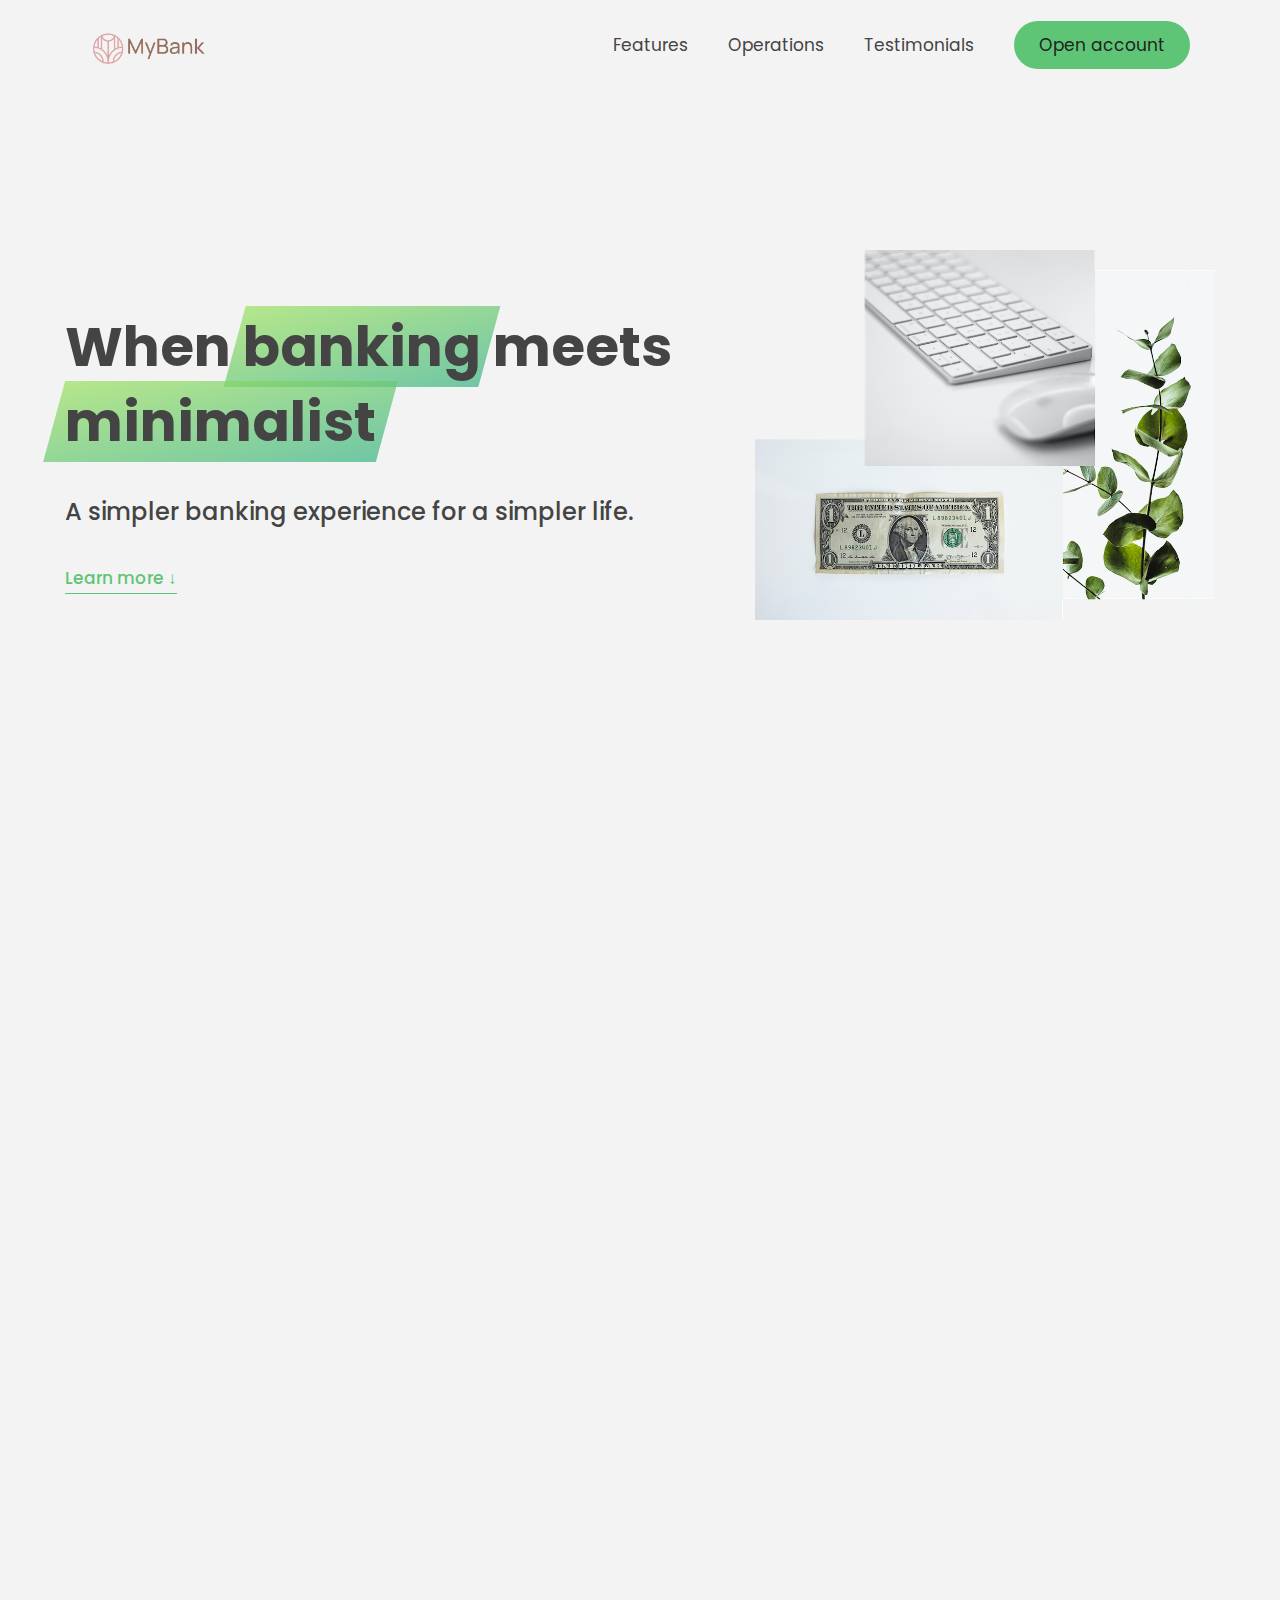
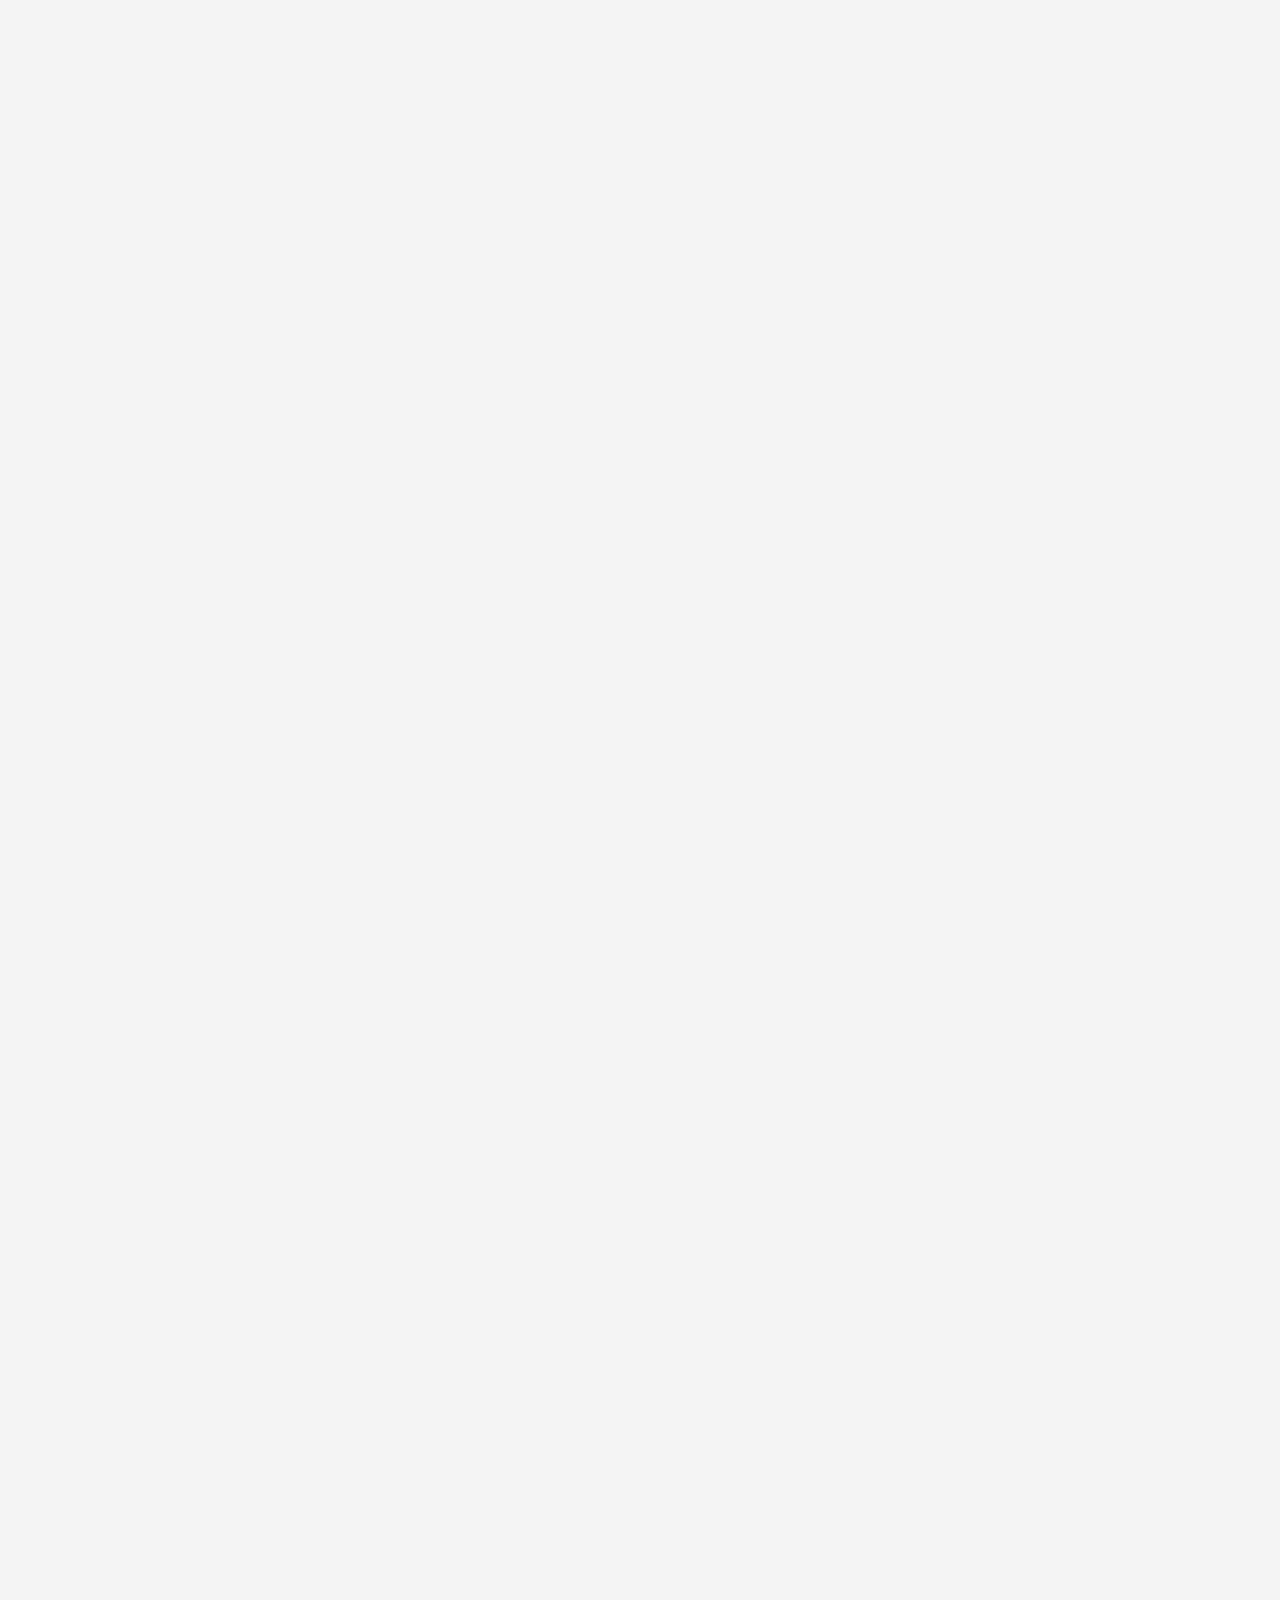
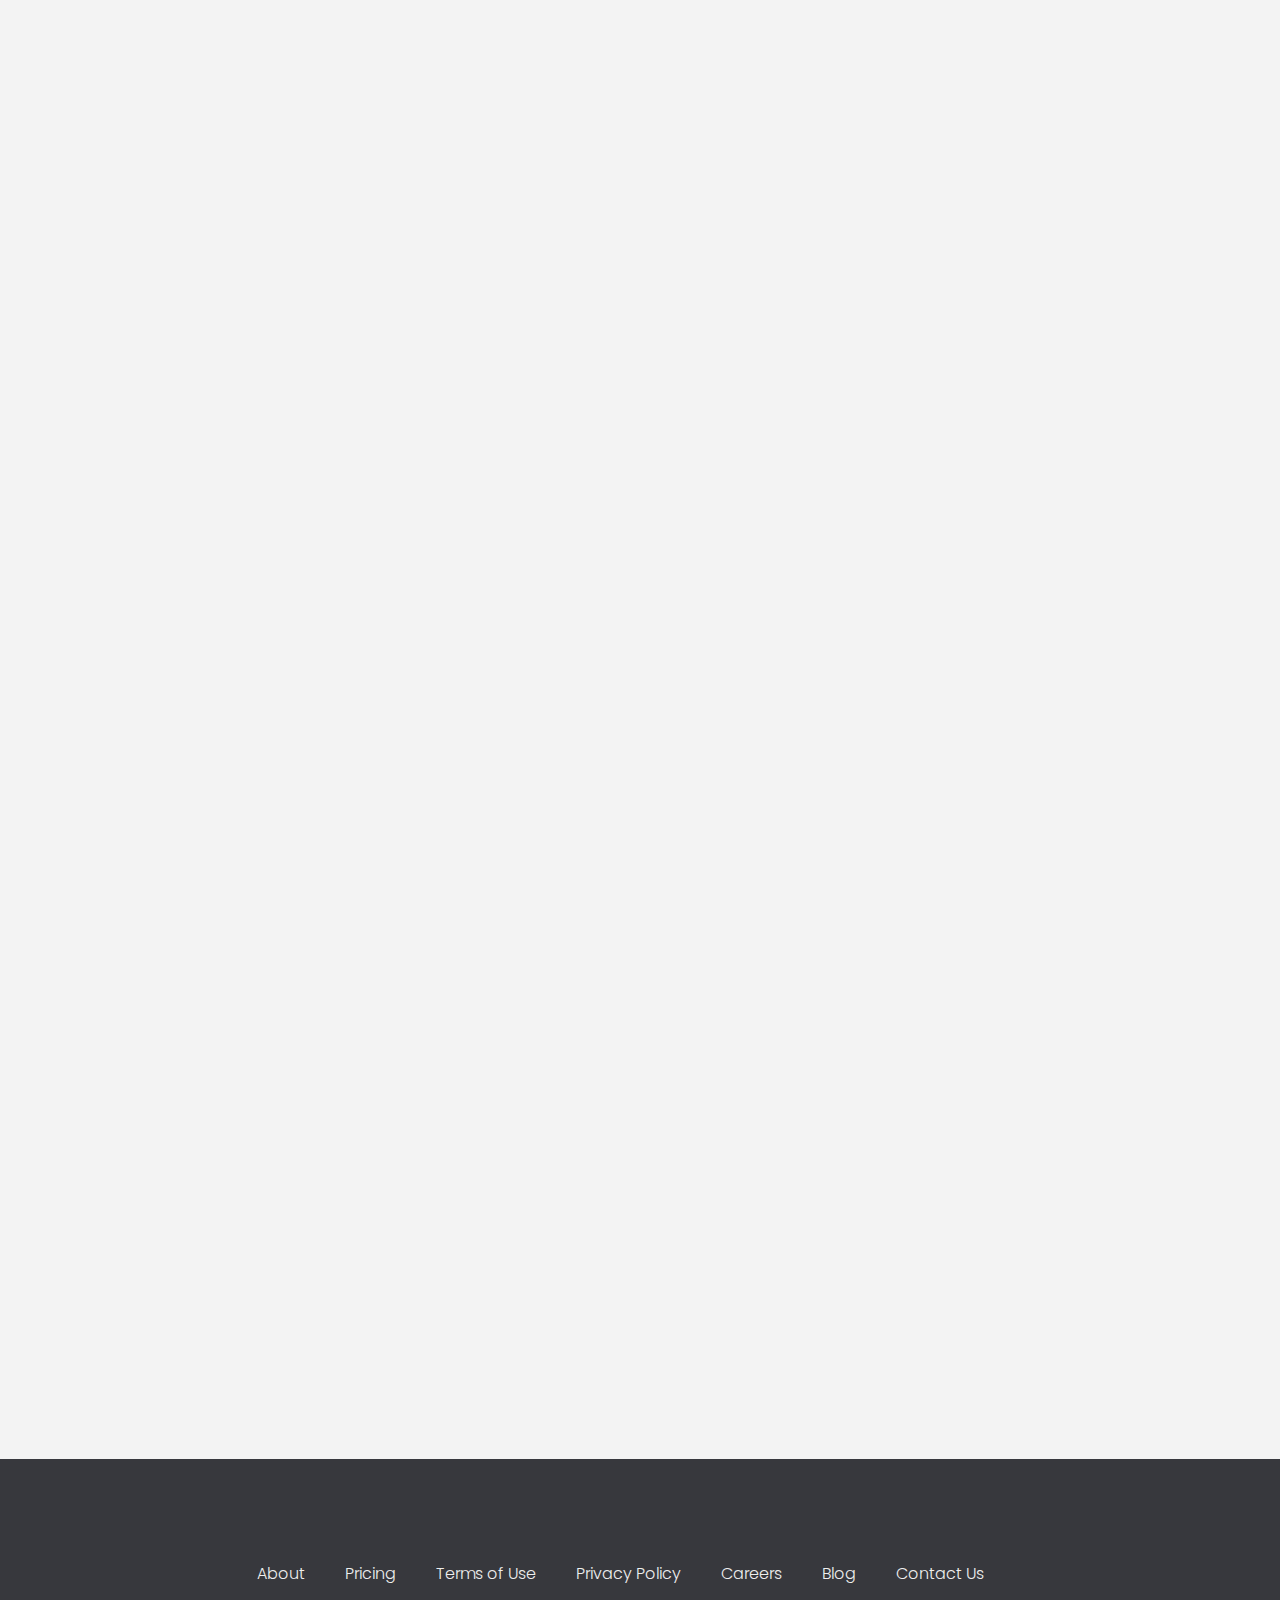
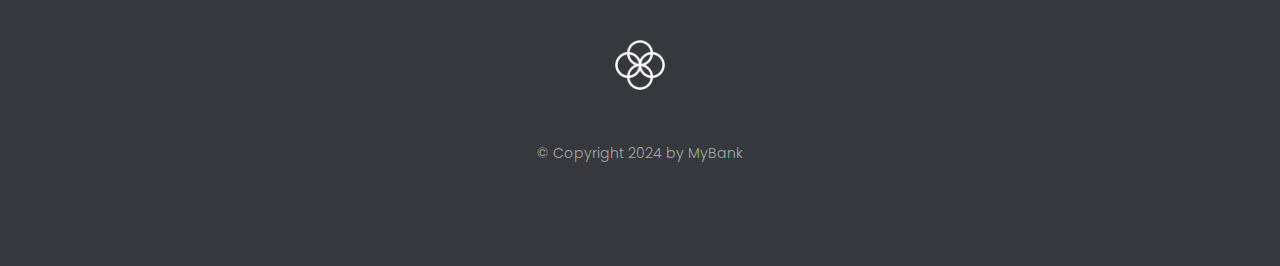
<file: html/index.html>
<!DOCTYPE html>
<html lang="en">
<head>
    <meta charset="UTF-8">
    <meta name="viewport" content="width=device-width, initial-scale=1.0">
    <meta http-equiv="X-UA-Compatible" content="ie=edge">

    <link href="https://fonts.googleapis.com/css?family=Poppins:300,400,500,600&amp;display=swap" rel="stylesheet">
    <link rel="stylesheet" href="css/style.css">
    <title>MyBank | Best Banking Experience</title>
    
    <!-- Page shows before beofre scripts are executed, that's why styles coming from script only apply later -->
    <script defer="" src="js/script.js"></script>
    <!-- <script async src="script.js"></script> -->


 </head>
  <body>
    <header class="header">
      <nav class="nav">
        <img src="images/Full Logo.png" alt="Bankist logo" class="nav__logo" id="logo" instructor="Jonas" data-author="Jonas Schmedtmann" data-logo-color="dark">
        <ul class="nav__links">
          <li class="nav__item">
            <a class="nav__link" href="#section--1">Features</a>
          </li>
          <li class="nav__item">
            <a class="nav__link" href="#section--2">Operations</a>
          </li>
          <li class="nav__item">
            <a class="nav__link" href="#section--3">Testimonials</a>
          </li>
          <li class="nav__item">
		    
            <a class="nav__link nav__link--btn btn--open-modal" href="#">Open account</a>
          </li>
        </ul>
      </nav>

      <div class="header__title">
        <h1>
          When
          <!-- Green highlight effect -->
          <span class="highlight">banking</span>
          meets<br>
          <span class="highlight">minimalist</span>
        </h1>
        <h4>A simpler banking experience for a simpler life.</h4>
        <button class="btn--text btn--scroll-to">Learn more ↓</button>
        <!-- Originally only src="img/hero.png" -->
        <img src="images/hero.png" class="header__img" alt="Minimalist bank items">
      </div>
    </header>

    <section class="section" id="section--1">
      <div class="section__title">
        <h2 class="section__description">Features</h2>
        <h3 class="section__header">
          Everything you need in a modern bank and more.
        </h3>
      </div>

      <div class="features">
        <img src="images/digital-lazy.jpg" data-src="images/digital.jpeg" alt="Computer" class="features__img lazy-img">
        <div class="features__feature">
          <div class="features__icon">
            <svg>
              <use xlink:href="images/icons.svg#icon-monitor"></use>
            </svg>
          </div>
          <h5 class="features__header">100% digital bank</h5>
          <p>
			A 100% digital bank offers all its banking services online, 
			eliminating the need for physical branches and enabling customers to manage their finances from anywhere.
          </p>
        </div>

        <div class="features__feature">
          <div class="features__icon">
            <svg>
              <use xlink:href="images/icons.svg#icon-trending-up"></use>
            </svg>
          </div>
          <h5 class="features__header">Watch your money grow</h5>
          <p>
		  Experience the satisfaction of seeing your savings accumulate, paving the way for a secure financial future.
          </p>
        </div>
        <img src="images/grow-lazy.jpg" data-src="images/grow.jpeg" alt="Plant" class="features__img lazy-img">

        <img src="images/card-lazy.jpg" data-src="images/card.jpeg" alt="Credit card" class="features__img lazy-img">
        <div class="features__feature">
          <div class="features__icon">
            <svg>
              <use xlink:href="images/icons.svg#icon-credit-card"></use>
            </svg>
          </div>
          <h5 class="features__header">Free debit card included</h5>
          <p>
		   Enjoy the convenience of a complimentary debit card, 
		   included with your account for easy access to your funds.
          </p>
        </div>
      </div>
    </section>

    <section class="section" id="section--2">
      <div class="section__title">
        <h2 class="section__description">Operations</h2>
        <h3 class="section__header">
          Everything as simple as possible, but no simpler.
        </h3>
      </div>


      <div class="operations">
        <div class="operations__tab-container">
          <button class="btn operations__tab operations__tab--1 operations__tab--active" data-tab="1">
            <span>01</span>Instant Transfers
          </button>
          <button class="btn operations__tab operations__tab--2" data-tab="2">
            <span>02</span>Instant Loans
          </button>
          <button class="btn operations__tab operations__tab--3" data-tab="3">
            <span>03</span>Instant Closing
          </button>
        </div>
        <div class="operations__content operations__content--1 operations__content--active">
          <div class="operations__icon operations__icon--1">
            <svg>
              <use xlink:href="images/icons.svg#icon-upload"></use>
            </svg>
          </div>
          <h5 class="operations__header">
            Tranfser money to anyone, instantly! No fees, no BS.
          </h5>
          <p>
           Transfer money instantly to anyone without the hassle of hidden fees or bureaucratic delays. 
		   With MyBank, enjoy seamless transactions that put you in control, ensuring your money moves where 
		   you want it, when you want it, free of charge.
          </p>
        </div>

        <div class="operations__content operations__content--2">
          <div class="operations__icon operations__icon--2">
            <svg>
              <use xlink:href="images/icons.svg#icon-home"></use>
            </svg>
          </div>
          <h5 class="operations__header">
            Buy a home or make your dreams come true, with instant loans.
          </h5>
          <p>
          MyBank offers instant loans with a seamless application process, ensuring you have 
		  quick access to funds when you need them most. With competitive rates and flexible repayment 
		  options, their financial solutions are designed to meet your immediate needs without the wait.
          </p>
        </div>
        <div class="operations__content operations__content--3">
          <div class="operations__icon operations__icon--3">
            <svg>
              <use xlink:href="images/icons.svg#icon-user-x"></use>
            </svg>
          </div>
          <h5 class="operations__header">
            No longer need your account? No problem! Close it instantly.
          </h5>
          <p>
            Excepteur sint occaecat cupidatat non proident, sunt in culpa qui
            officia deserunt mollit anim id est laborum. Ut enim ad minim
            veniam, quis nostrud exercitation ullamco laboris nisi ut aliquip ex
            ea commodo consequat.
          </p>
        </div>
      </div>
    </section>

    <section class="section" id="section--3">
      <div class="section__title section__title--testimonials">
        <h2 class="section__description">Not sure yet?</h2>
        <h3 class="section__header">
          Millions of Bankists are already making their lifes simpler.
        </h3>
      </div>

      <div class="slider">
        <div class="slide slide--1">
          <div class="testimonial">
            <h5 class="testimonial__header">Best financial decision ever!</h5>
            <blockquote class="testimonial__text">
              I've been with MyBank for over a year now, and it's easily the best financial decision I've ever made. 
			  The customer service is outstanding, always ready to help with any questions or concerns. 
			  The free debit card included with my account has been incredibly convenient
			  for everyday purchases and managing my expenses. Watching my money grow through their savings and investment 
			  options has been both rewarding and motivating. Highly recommend MyBank to anyone looking to make a smart move 
			  with their finances.
            </blockquote>
            <address class="testimonial__author">
              <img src="images/user-1.jpg" alt="" class="testimonial__photo">
              <h6 class="testimonial__name">Aarav Lynn</h6>
              <p class="testimonial__location">San Francisco, USA</p>
            </address>
          </div>
        </div>

        <div class="slide slide--2">
          <div class="testimonial">
            <h5 class="testimonial__header">
              The last step to becoming a complete minimalist
            </h5>
            <blockquote class="testimonial__text">
              Switching to MyBank marked the last step in my journey to becoming a complete minimalist. 
			  Their straightforward and efficient banking services have significantly simplified my financial management. 
			  The inclusion of a free debit card was a cherry on top, streamlining my transactions and aligning perfectly 
			  with my minimalist lifestyle. MyBank has truly been a game-changer for me.
            </blockquote>
            <address class="testimonial__author">
              <img src="images/user-2.jpg" alt="" class="testimonial__photo">
              <h6 class="testimonial__name">Miyah Miles</h6>
              <p class="testimonial__location">London, UK</p>
            </address>
          </div>
        </div>

        <div class="slide slide--3">
          <div class="testimonial">
            <h5 class="testimonial__header">
              Finally free from old-school banks
            </h5>
            <blockquote class="testimonial__text">
              After years of dealing with traditional banking headaches, I've finally found freedom with MyBank. 
			  Their innovative approach and user-friendly services have completely transformed my banking experience.
			  No more long lines or cumbersome processes—just straightforward, efficient banking. I'm genuinely 
			  impressed and relieved to be free from old-school banks at last.
            </blockquote>
            <address class="testimonial__author">
              <img src="images/user-3.jpg" alt="" class="testimonial__photo">
              <h6 class="testimonial__name">Francisco Gomes</h6>
              <p class="testimonial__location">Lisbon, Portugal</p>
            </address>
          </div>
        </div>

        <button class="slider__btn slider__btn--left">←</button>
        <button class="slider__btn slider__btn--right">→</button>
        <div class="dots"></div>
      </div>
    </section>

    <section class="section section--sign-up">
      <div class="section__title">
        <h3 class="section__header">
          The best day to join Bankist was one year ago. The second best is
          today!
        </h3>
      </div>
      <button class="btn btn--open-modal">Open your free account today!</button>
    </section>

    <footer class="footer">
      <ul class="footer__nav">
        <li class="footer__item">
          <a class="footer__link" href="#">About</a>
        </li>
        <li class="footer__item">
          <a class="footer__link" href="#">Pricing</a>
        </li>
        <li class="footer__item">
          <a class="footer__link" href="#">Terms of Use</a>
        </li>
        <li class="footer__item">
          <a class="footer__link" href="#">Privacy Policy</a>
        </li>
        <li class="footer__item">
          <a class="footer__link" href="#">Careers</a>
        </li>
        <li class="footer__item">
          <a class="footer__link" href="#">Blog</a>
        </li>
        <li class="footer__item">
          <a class="footer__link" href="#">Contact Us</a>
        </li>
      </ul>
      <img src="images/icon.png" alt="Logo" class="footer__logo">
      <p class="footer__copyright">
        © Copyright 2024 by
        MyBank
      </p>
    </footer>

    <div class="modal hidden">
      <button class="btn--close-modal">×</button>
      <h2 class="modal__header">
        Open your bank account <br>
        in just <span class="highlight">5 minutes</span>
      </h2>
      <form class="modal__form">
        <label>First Name</label>
        <input type="text">
        <label>Last Name</label>
        <input type="text">
        <label>Email Address</label>
        <input type="email">
        <button class="btn">Next step →</button>
      </form>
    </div>
    <div class="overlay hidden"></div>
</body></html>
</file>
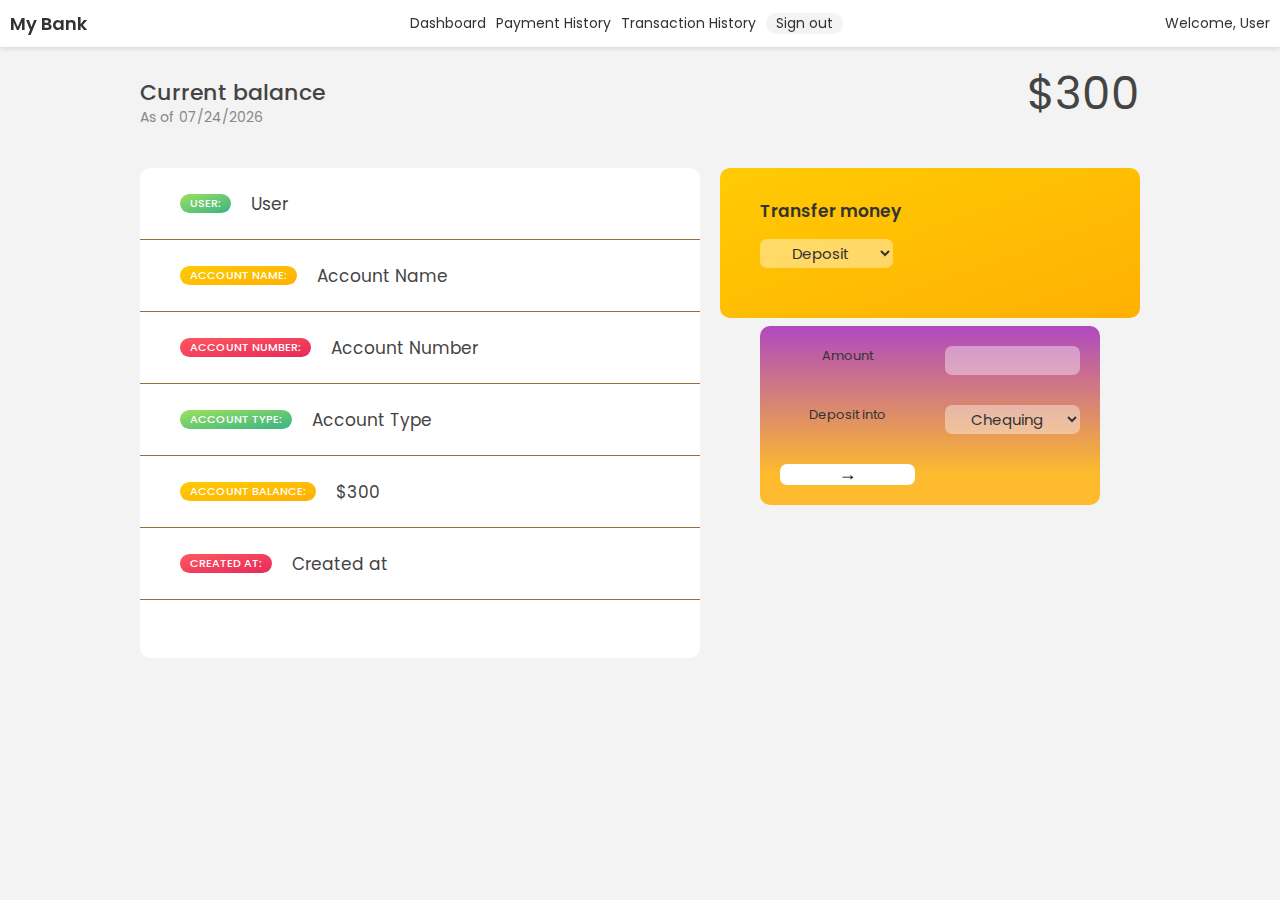
<file: html/dashboard.html>
<!DOCTYPE html>
<html lang="en">
  <head>
    <meta charset="UTF-8" />
    <meta name="viewport" content="width=device-width, initial-scale=1.0" />
    <meta http-equiv="X-UA-Compatible" content="ie=edge" />
    <link rel="shortcut icon" type="image/png" href="/icon.png" />

    <link
      href="https://fonts.googleapis.com/css?family=Poppins:400,500,600&display=swap"
      rel="stylesheet"
    />

    <link rel="stylesheet" href="css/dashboard.css" />
    <title>MyBank | Dashboard</title>

  </head>
  <body>
  
    <!-- TOP NAVIGATION -->

    <!-- Taskbar -->
    <header class="taskbar">
      <div class="taskbar__bank-name">My Bank</div>
      <nav class="taskbar__nav">
	  
	    <a href="#" class="taskbar__link" id="dashboard-link">Dashboard</a>
        <a href="#" class="taskbar__link" id="payment-history-link">Payment History</a>
        <a href="#" class="taskbar__link" id="transaction-history-link">Transaction History</a>
        <a href="#" class="taskbar__link taskbar__link--logout" id="sign-out-link">Sign out</a>
      </nav>
      <div class="taskbar__user-name">Welcome, User</div>
    </header>
	
	<div class="payment-history-link">
	  <table class="payment-history-table">
		<thead>
		  <tr>
			<th>Payment Name</th>
			<th>Payment Amount</th>
			<th>Payment Date and Time</th>
			<th>Reference Number</th>
		  </tr>
		</thead>
		<tbody>
		  <tr>
			<td>Electric Bill</td>
			<td>$120.00</td>
			<td>03/05/2024, 10:00 AM</td>
			<td>H8774562126</td>
		  </tr>
		  <tr>
			<td>Water Bill</td>
			<td>$80.50</td>
			<td>03/05/2024, 12:30 PM</td>
			<td>H8774562125</td>
		  </tr>
		  <tr>
			<td>Internet Bill</td>
			<td>$60.99</td>
			<td>02/28/2024, 09:45 AM</td>
			<td>H8774562124</td>
		  </tr>
		  <tr>
			<td>Mobile Bill</td>
			<td>$44.45</td>
			<td>01/18/2024, 11:45 AM</td>
			<td>H8774562123</td>
		  </tr>
		</tbody>
	  </table>
	</div>

	<div class="transaction-history-link"></div>
<div class="main-content">
    <main class="app">
      <!-- BALANCE -->
      <div class="balance">
        <div>
          <p class="balance__label">Current balance</p>
		  <p class="balance__date"> As of <span class="date">loading date...</span>
          </p>
        </div>
        <p class="balance__value">$300</p>
      </div>

      <!-- USERINFO -->
      <div class="userinfo">
        <div class="userinfo__row">
          <div class="userinfo__type userinfo__type--user">User:</div>
          <div class="userinfo__value userinfo__value--user">User</div>
        </div>
        <div class="userinfo__row">
          <div class="userinfo__type userinfo__type--account-name">Account Name:</div>
          <div class="userinfo__value userinfo__value--account-name">Account Name</div>
        </div>
        <div class="userinfo__row">
          <div class="userinfo__type userinfo__type--account-number">Account Number:</div>
          <div class="userinfo__value userinfo__value--account-number">Account Number</div>
        </div>
        <div class="userinfo__row">
          <div class="userinfo__type userinfo__type--account-type">Account Type:</div>
          <div class="userinfo__value userinfo__value--account-type">Account Type</div>
        </div>
        <div class="userinfo__row">
          <div class="userinfo__type userinfo__type--account-balance">Account Balance:</div>
          <div class="userinfo__value userinfo__value--account-balance">$300</div>
        </div>
        <div class="userinfo__row">
          <div class="userinfo__type userinfo__type--created-at">Created at:</div>
          <div class="userinfo__value userinfo__value--created-at">Created at</div>
        </div>
      </div>

      <div class="operation operation--transfer">
        <h2>Transfer money</h2>
        <form class="form form--transfer">
          <select name="transfer_type" class="form__input form__input--select">
            <option value="deposit">Deposit</option>
            <option value="payment">Payment</option>
            <option value="interac">Interac</option>
          </select>
        </form>
          <div class="form form--transfer-inner">
		    <!-- DEPOSIT OPTION -->
            <div class="form form--transfer-deposit">
              <label class="form__label">Amount</label>
              <input type="number" class="form__input form__input--amount" />
              <label class="form__label">Deposit into</label>
              <select name="deposit_info" class="form__input form__input--select">
			  <option value="chequing">Chequing</option>
                <option value="saving">Saving</option>
                <option value="business">Business</option>
                <!-- Deposit info options will be generated based on the user's accounts -->
              </select>
              <button class="form__btn form__btn--transfer">&rarr;</button>
            </div>

			
			<!-- Payment -->
            <div class="form form--transfer-payment hidden">
              <label class="form__label">Beneficiary Number</label>
              <input type="number" class="form__input form__input--beneficiary-number" placeholder="" />
              
              <label class="form__label">Account Number</label>
              <input type="number" class="form__input form__input--account-number" placeholder="" />
              
              <label class="form__label">Account Type</label>
              <select name="payment_account" class="form__input form__input--payment-account">
                <option value="chequing">Chequing</option>
                <option value="saving">Saving</option>
                <option value="business">Business</option>
              </select>
              
              <label class="form__label">Reference Number</label>
              <input type="text" class="form__input form__input--reference-number" placeholder="" />
              
              <label class="form__label">Amount</label>
              <input type="number" class="form__input form__input--amount" placeholder="" />
              
              <button class="form__btn form__btn--transfer">&rarr;</button>
            </div>
			
			<!-- Interac -->
			<div class="form form--transfer-interac hidden">
				<label class="form__label">From Account</label>
				<select name="interac_from_account" class="form__input form__input--select">
					<option value="chequing">Chequing</option>
					<option value="saving">Saving</option>
					<option value="business">Business</option>
				</select>

			  <label class="form__label">Recipient's Account Number</label>
			  <input type="number" class="form__input form__input--account-number" placeholder="" />

			  <label class="form__label">Recipient's Email ID</label>
			  <input type="email" class="form__input form__input--email-id" placeholder="" />

			  <button class="form__btn form__btn--transfer">&rarr;</button>
			</div>
        </div>
      </div>
      
	</div>
 
    </main>
     <!-- Add the script tag at the end of the body element to ensure the DOM is fully loaded before executing the script -->
     <script>
      document.addEventListener('DOMContentLoaded', () => {
        // Function to format the current date as MM/DD/YYYY
        function getCurrentFormattedDate() {
            const now = new Date();
            const day = ('0' + now.getDate()).slice(-2);
            const month = ('0' + (now.getMonth() + 1)).slice(-2);
            const year = now.getFullYear();
            return month + '/' + day + '/' + year;
        }

        // Update the balance date to the current date
        const balanceDateElement = document.querySelector('.balance__date .date');
        balanceDateElement.textContent = getCurrentFormattedDate();

    // Handling the transfer form types...
    const transferFormSelect = document.querySelector('.form--transfer .form__input--select');
    const depositForm = document.querySelector('.form--transfer-deposit');
    const paymentForm = document.querySelector('.form--transfer-payment');
    const interacForm = document.querySelector('.form--transfer-interac');

    transferFormSelect.addEventListener('change', () => {
      switch (transferFormSelect.value) {
        case 'deposit':
          depositForm.classList.add('visible');
          paymentForm.classList.remove('visible');
          interacForm.classList.remove('visible');
          break;
        case 'payment':
          paymentForm.classList.add('visible');
          depositForm.classList.remove('visible');
          interacForm.classList.remove('visible');
          break;
        case 'interac':
          interacForm.classList.add('visible');
          depositForm.classList.remove('visible');
          paymentForm.classList.remove('visible');
          break;
        default:
          depositForm.classList.remove('visible');
          paymentForm.classList.remove('visible');
          interacForm.classList.remove('visible');
          break;
      }
    });

    // Initialize with one form visible if needed
    depositForm.classList.add('visible');

    // Toggling visibility for Payment History and Dashboard
    const dashboardLink = document.getElementById('dashboard-link');
    const paymentHistoryLink = document.getElementById('payment-history-link');
	const transactionHistoryLink = document.getElementById('transaction-history-link');
    const mainContent = document.querySelector('.main-content');

    dashboardLink.addEventListener('click', (event) => {
      event.preventDefault();
      // Remove 'hidden' class to show the content
      mainContent.classList.remove('hidden');
	  document.querySelector('.payment-history-link').classList.add('hidden');
	  
    });

    paymentHistoryLink.addEventListener('click', (event) => {
      event.preventDefault();
      // Add 'hidden' class to hide the content
      mainContent.classList.add('hidden');
	  document.querySelector('.payment-history-link').classList.remove('hidden');
    });
	
    transactionHistoryLink.addEventListener('click', (event) => {
      event.preventDefault();
      // Add 'hidden' class to hide the content
      mainContent.classList.add('hidden');
	  document.querySelector('.payment-history-link').classList.add('hidden');
    });
	document.querySelector('.payment-history-link').classList.add('hidden');
  });
</script>


    </script>
  </body>
</html>
</file>
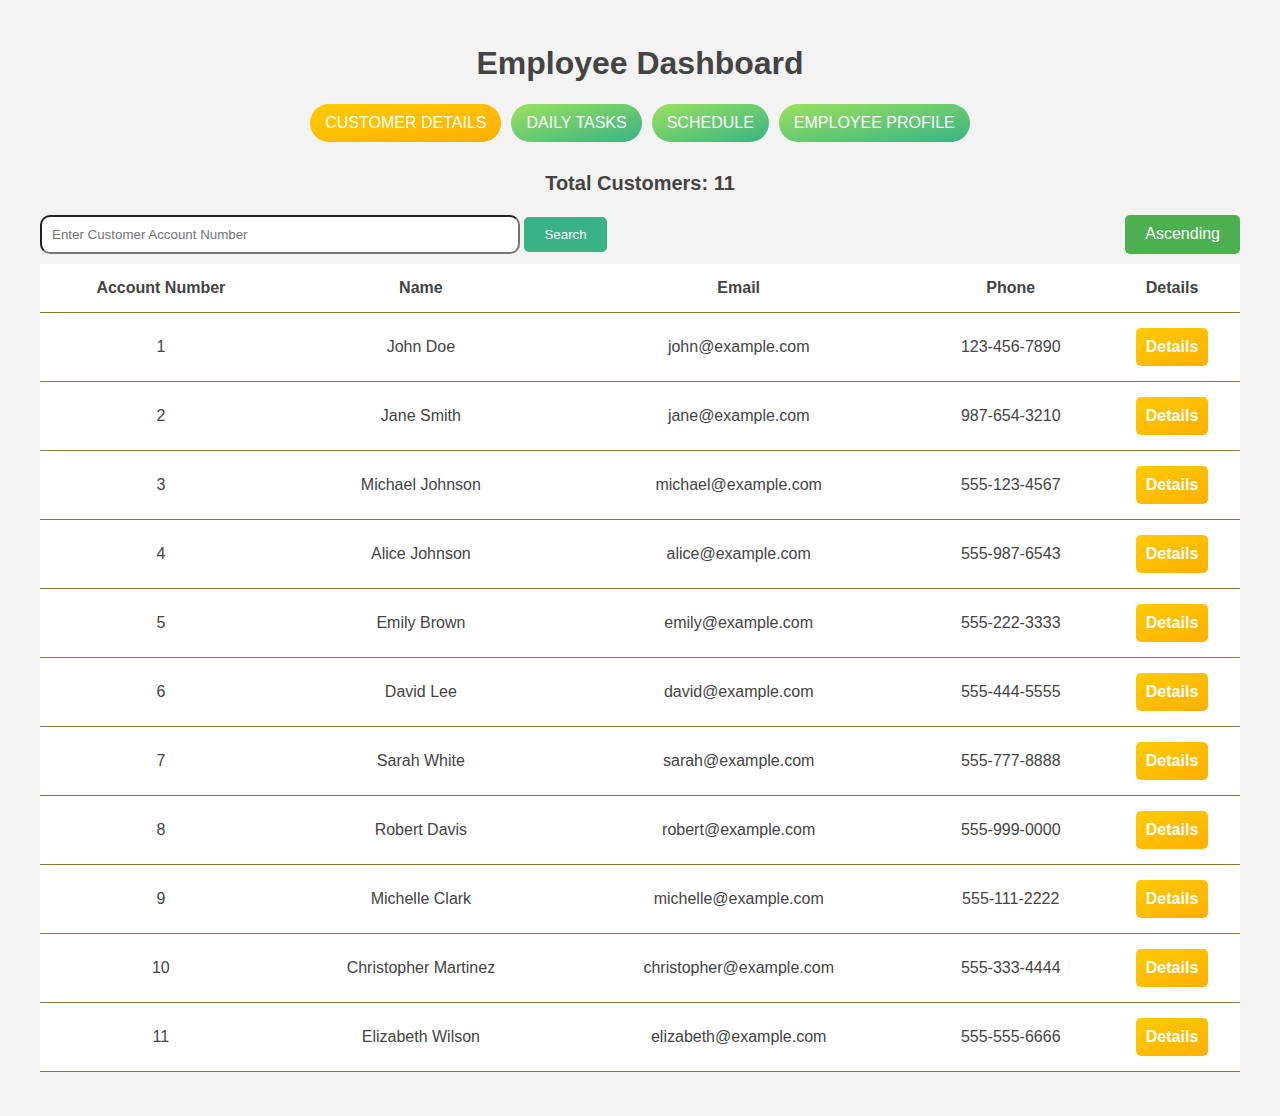
<file: html/employee.html>
<!DOCTYPE html>
<html lang="en">

<head>
    <meta charset="UTF-8">
    <meta name="viewport" content="width=device-width, initial-scale=1.0">
    <title>Employee Dashboard</title>
    <link rel="stylesheet" href="css/employee.css">
</head>

<body>
    <div class="container">
        <h1 class="employee-header">Employee Dashboard</h1>
        <div class="button-group">
            <button onclick="showData('customer-details')" id="customer-details-btn" class="selected">Customer
                Details</button>
            <button onclick="showData('daily-tasks')" id="daily-tasks-btn">Daily Tasks</button>
            
            <button onclick="showData('schedule')" id="schedule-btn">Schedule</button>
            <button onclick="showData('employee-profile')" id="employee-profile-btn">Employee Profile</button>
        </div>

        <div class="data-table" id="customer-details">
            <h1 class="customer-number">Total Customers: 11</h1>
            <div class="search-container">
                <div class="searching">
                    <input type="text" id="customer-id-input" placeholder="Enter Customer Account Number"
                        class="search-input">
                    <button onclick="searchCustomer()" class="search-button">Search</button>
                </div>
                <button onclick="toggleOrder()" class="order-button" id="order-toggle">Ascending</button>
            </div>

            <div id="search-result"></div>
            <table id="customer-details-table">
                <tr>
                    <th >Account Number</th>
                    <th>Name</th>
                    <th class="mobile-none">Email</th>
                    <th class="mobile-none">Phone</th>
                    <th>Details</th>
                </tr>
                <tr>
                    <td>1</td>
                    <td>John Doe</td>
                    <td class="mobile-none">john@example.com</td>
                    <td class="mobile-none">123-456-7890</td>
                    <td><button onclick="openModal('bank')" class="modal-button">Details</button></td>
                    <!-- Add a button to open the modal -->
                </tr>
                <tr>
                    <td>2</td>
                    <td>Jane Smith</td>
                    <td class="mobile-none">jane@example.com</td>
                    <td class="mobile-none">987-654-3210</td>
                    <td><button onclick="openModal('bank')" class="modal-button">Details</button></td>
                </tr>
                <tr>
                    <td>3</td>
                    <td>Michael Johnson</td>
                    <td class="mobile-none">michael@example.com</td>
                    <td class="mobile-none">555-123-4567</td>
                    <td><button onclick="openModal('bank')" class="modal-button">Details</button></td>
                </tr>
                <tr>
                    <td>4</td>
                    <td>Alice Johnson</td>
                    <td class="mobile-none">alice@example.com</td>
                    <td class="mobile-none">555-987-6543</td>
                    <td><button onclick="openModal('bank')" class="modal-button">Details</button></td>
                </tr>
                <tr>
                    <td>5</td>
                    <td>Emily Brown</td>
                    <td class="mobile-none">emily@example.com</td>
                    <td class="mobile-none">555-222-3333</td>
                    <td><button onclick="openModal('bank')" class="modal-button">Details</button></td>
                </tr>
                <tr>
                    <td>6</td>
                    <td>David Lee</td>
                    <td class="mobile-none">david@example.com</td>
                    <td class="mobile-none">555-444-5555</td>
                    <td><button onclick="openModal('bank')" class="modal-button">Details</button></td>
                </tr>
                <tr>
                    <td>7</td>
                    <td>Sarah White</td>
                    <td class="mobile-none">sarah@example.com</td>
                    <td class="mobile-none">555-777-8888</td>
                    <td><button onclick="openModal('bank')" class="modal-button">Details</button></td>
                </tr>
                <tr>
                    <td>8</td>
                    <td>Robert Davis</td>
                    <td class="mobile-none">robert@example.com</td>
                    <td class="mobile-none">555-999-0000</td>
                    <td><button onclick="openModal('bank')" class="modal-button">Details</button></td>
                </tr>
                <tr>
                    <td>9</td>
                    <td>Michelle Clark</td>
                    <td class="mobile-none">michelle@example.com</td>
                    <td class="mobile-none">555-111-2222</td>
                    <td><button onclick="openModal('bank')" class="modal-button">Details</button></td>
                </tr>
                <tr>
                    <td>10</td>
                    <td>Christopher Martinez</td>
                    <td class="mobile-none">christopher@example.com</td>
                    <td class="mobile-none">555-333-4444</td>
                    <td><button onclick="openModal('bank')" class="modal-button">Details</button></td>
                </tr>
                <tr>
                    <td>11</td>
                    <td>Elizabeth Wilson</td>
                    <td class="mobile-none">elizabeth@example.com</td>
                    <td class="mobile-none">555-555-6666</td>
                    <td><button onclick="openModal('bank')" class="modal-button">Details</button></td>
                </tr>
            </table>
        </div>
        <div id="myModal" class="modal">
            <div class="modal-content">
                <span class="close" onclick="closeModal()">&times;</span>
                <div class="customer-modal">
                    <div class="customer-modal-left">
                        <img class="modal-img" src="./images/employee.png" alt="">
                    </div>
                    <div class="customer-modal-right">
                        <h2>Name: John Doe</h2>
                        <p>Designation: Project Manager</p>
                        <p>Address: 123 Street, City, Country</p>
                        <p>Email: john@example.com</p>
                        <p>Phone: 123-456-7890</p>
                    </div>
                </div>
                <p id="modal-text"></p>
            </div>
        </div>
    </div>
    <!-- Daily Tasks  -->
    <div class="data-table" id="daily-tasks">
        <div class="task-stats">
            <p>Total Tasks: <span id="total-tasks">10</span></p>
            <p>Completed: <span id="completed-tasks">0</span></p>
            <p>Pending: <span id="pending-tasks">10</span></p>
        </div>
        <table id="task-table">
            <tr>
                <th>Task No</th>
                <th>Task</th>
                <th class="mobile-none">Deadline</th>
                <th>Status</th>
            </tr>
            <tr>
                <td>1</td>
                <td>Complete project report</td>
                <td class="mobile-none">2024-03-10</td>
                <td><button onclick="toggleTaskStatus(this)" class="status-button pending">Pending</button></td>
            </tr>
            <tr>
                <td>2</td>
                <td>Attend team meeting</td>
                <td class="mobile-none">2024-03-11</td>
                <td><button onclick="toggleTaskStatus(this)" class="status-button pending">Pending</button></td>
            </tr>
            <tr>
                <td>3</td>
                <td>Review project proposal</td>
                <td class="mobile-none">2024-03-12</td>
                <td><button onclick="toggleTaskStatus(this)" class="status-button pending">Pending</button></td>
            </tr>
            <tr>
                <td>4</td>
                <td>Prepare presentation</td>
                <td class="mobile-none">2024-03-13</td>
                <td><button onclick="toggleTaskStatus(this)" class="status-button pending">Pending</button></td>
            </tr>
            <tr>
                <td>5</td>
                <td>Submit expense report</td>
                <td class="mobile-none">2024-03-14</td>
                <td><button onclick="toggleTaskStatus(this)" class="status-button pending">Pending</button></td>
            </tr>
            <tr>
                <td>6</td>
                <td>Call client for follow-up</td>
                <td class="mobile-none">2024-03-15</td>
                <td><button onclick="toggleTaskStatus(this)" class="status-button pending">Pending</button></td>
            </tr>
            <tr>
                <td>7</td>
                <td>Prepare agenda for meeting</td>
                <td class="mobile-none">2024-03-16</td>
                <td><button onclick="toggleTaskStatus(this)" class="status-button pending">Pending</button></td>
            </tr>
            <tr>
                <td>8</td>
                <td>Review marketing strategy</td>
                <td class="mobile-none">2024-03-17</td>
                <td><button onclick="toggleTaskStatus(this)" class="status-button pending">Pending</button></td>
            </tr>
            <tr>
                <td>9</td>
                <td>Update project timeline</td>
                <td class="mobile-none">2024-03-18</td>
                <td><button onclick="toggleTaskStatus(this)" class="status-button pending">Pending</button></td>
            </tr>
            <tr>
                <td>10</td>
                <td>Send follow-up emails</td>
                <td class="mobile-none">2024-03-19</td>
                <td><button onclick="toggleTaskStatus(this)" class="status-button pending">Pending</button></td>
            </tr>
        </table>
    </div>
    
    <!-- schedule part  -->
    <div class="data-table" id="schedule">
        <table>
            <tr>
                <th>Schedule No</th>
                <th>Date</th>
                <th>Time</th>
                <th>Location</th>
            </tr>
            <tr>
                <td>1</td>
                <td>2024-03-10</td>
                <td>9:00 AM - 5:00 PM</td>
                <td>Office</td>
            </tr>
            <tr>
                <td>2</td>
                <td>2024-03-12</td>
                <td>10:00 AM - 6:00 PM</td>
                <td>Client site</td>
            </tr>
            <tr>
                <td>3</td>
                <td>2024-03-15</td>
                <td>8:00 AM - 4:00 PM</td>
                <td>Conference room</td>
            </tr>
            <tr>
                <td>4</td>
                <td>2024-03-18</td>
                <td>11:00 AM - 3:00 PM</td>
                <td>Training center</td>
            </tr>
            <tr>
                <td>5</td>
                <td>2024-03-20</td>
                <td>9:00 AM - 1:00 PM</td>
                <td>Remote</td>
            </tr>
            <tr>
                <td>6</td>
                <td>2024-03-22</td>
                <td>2:00 PM - 6:00 PM</td>
                <td>Customer site</td>
            </tr>
            <tr>
                <td>7</td>
                <td>2024-03-25</td>
                <td>10:00 AM - 4:00 PM</td>
                <td>Virtual</td>
            </tr>
            <tr>
                <td>8</td>
                <td>2024-03-28</td>
                <td>8:00 AM - 12:00 PM</td>
                <td>Office</td>
            </tr>
            <tr>
                <td>9</td>
                <td>2024-03-30</td>
                <td>3:00 PM - 7:00 PM</td>
                <td>Conference room</td>
            </tr>
            <tr>
                <td>10</td>
                <td>2024-04-01</td>
                <td>9:00 AM - 5:00 PM</td>
                <td>Client site</td>
            </tr>
        </table>
    </div>
    <!-- Employee Profile section -->
    <div class="data-table employee-profile" id="employee-profile">

        <div class="profile-details">
            <div class="profile-image">
                <!-- Employee image goes here -->
                <img src="./images/employee.png" alt="Employee Image">
            </div>
            <div class="profile-info">
                <h2>Name: John Doe</h2>
                <p>Designation: Project Manager</p>
                <p>Address: 123 Street, City, Country</p>
                <p>Email: john@example.com</p>
                <p>Phone: 123-456-7890</p>
                <!-- Additional details can be added here -->
            </div>
        </div>
        <div class="task-stats">
            <div class="task-stat">
                <h3>Total Tasks</h3>
                <p>10</p>
            </div>
            <div class="task-stat">
                <h3>Completed Tasks</h3>
                <p>0</p>
            </div>
            <div class="task-stat">
                <h3>Tasks Pending</h3>
                <p>10</p>
            </div>
        </div>
        <div class="performance-graph">
            <!-- Performance graph goes here -->
            <!-- Placeholder for the performance graph -->
        </div>
    </div>


    </div>

    <script>
        // By default, select Customer Details and apply selected button style
        var defaultButton = document.getElementById('customer-details-btn');
        defaultButton.classList.add('selected');

        // Show Customer Details table by default
        var defaultTable = document.getElementById('customer-details');
        defaultTable.style.display = 'block';

        function showData(id) {
            // Hide all data tables
            var tables = document.querySelectorAll('.data-table');
            tables.forEach(function (table) {
                table.style.display = 'none';
            });

            // Hide all buttons and remove the 'selected' class
            var buttons = document.querySelectorAll('.button-group button');
            buttons.forEach(function (button) {
                button.classList.remove('selected');
            });

            // Show the selected data table
            var selectedTable = document.getElementById(id);
            if (selectedTable) {
                selectedTable.style.display = 'block';

                // Apply the 'selected' class to the clicked button
                var selectedButton = document.querySelector('#' + id + '-btn');
                if (selectedButton) {
                    selectedButton.classList.add('selected');
                }
            } else {
                console.error("Invalid data table ID:", id);
            }
        }

        // for ascending table in customer details 
        var ascendingOrder = true;

        function toggleOrder() {
            ascendingOrder = !ascendingOrder;
            var toggleButton = document.getElementById('order-toggle');
            toggleButton.textContent = ascendingOrder ? 'Ascending' : 'Descending';

            // Get the table and its rows
            var table = document.getElementById('customer-details-table');
            var rows = Array.from(table.getElementsByTagName('tr'));

            // Remove the header row from the sorting process
            var header = rows.shift();

            // Sort the rows based on the ID column
            rows.sort(function (row1, row2) {
                var id1 = parseInt(row1.cells[0].textContent || row1.cells[0].innerText);
                var id2 = parseInt(row2.cells[0].textContent || row2.cells[0].innerText);
                return ascendingOrder ? id1 - id2 : id2 - id1;
            });

            // Re-append the sorted rows to the table
            table.innerHTML = '';
            table.appendChild(header);
            rows.forEach(function (row) {
                table.appendChild(row);
            });
        }

        function searchCustomer() {
            var input = document.getElementById('customer-id-input').value;
            var table = document.getElementById('customer-details-table');
            var rows = table.getElementsByTagName('tr');
            var found = false;

            for (var i = 0; i < rows.length; i++) {
                var cells = rows[i].getElementsByTagName('td');
                if (cells.length > 0) {
                    var id = cells[0].textContent || cells[0].innerText;
                    if (id === input) {
                        rows[i].style.display = '';
                        found = true;
                    } else {
                        rows[i].style.display = 'none';
                    }
                }
            }

            var searchResult = document.getElementById('search-result');
            if (!found) {
                searchResult.textContent = 'No Customer Found';
                searchResult.classList.add('search-response');
            } else {
                searchResult.textContent = '';
                searchResult.classList.remove('search-response');
            }

        }

        // for daily tasks 
        // By default, set the initial task counts
        var totalTasks = 10;
        var completedTasks = 0;
        var pendingTasks = 10;

        // Update task counts in the UI
        document.getElementById('total-tasks').textContent = totalTasks;
        document.getElementById('completed-tasks').textContent = completedTasks;
        document.getElementById('pending-tasks').textContent = pendingTasks;

        function toggleTaskStatus(button) {
            // Toggle the task status button text and background color
            if (button.textContent === 'Pending') {
                button.textContent = 'Completed';
                button.classList.remove('pending');
                button.classList.add('completed');

                // Update task counts
                completedTasks++;
                pendingTasks--;

                // Update task counts in the UI
                document.getElementById('completed-tasks').textContent = completedTasks;
                document.getElementById('pending-tasks').textContent = pendingTasks;
            } else {
                button.textContent = 'Pending';
                button.classList.remove('completed');
                button.classList.add('pending');

                // Update task counts
                completedTasks--;
                pendingTasks++;

                // Update task counts in the UI
                document.getElementById('completed-tasks').textContent = completedTasks;
                document.getElementById('pending-tasks').textContent = pendingTasks;
            }
        }
        // for customers details 
        // Get the modal
        var modal = document.getElementById("myModal");

        // Function to open the modal and set its content
        function openModal(text) {
            var modalText = document.getElementById("modal-text");
            modalText.textContent = text;
            modal.style.display = "block";
        }

        // Function to close the modal
        function closeModal() {
            modal.style.display = "none";
        }

        // Close the modal when the user clicks anywhere outside of it
        window.onclick = function (event) {
            if (event.target == modal) {
                modal.style.display = "none";
            }
        }
    </script>
</body>

</html>

<style>

</style>
</file>
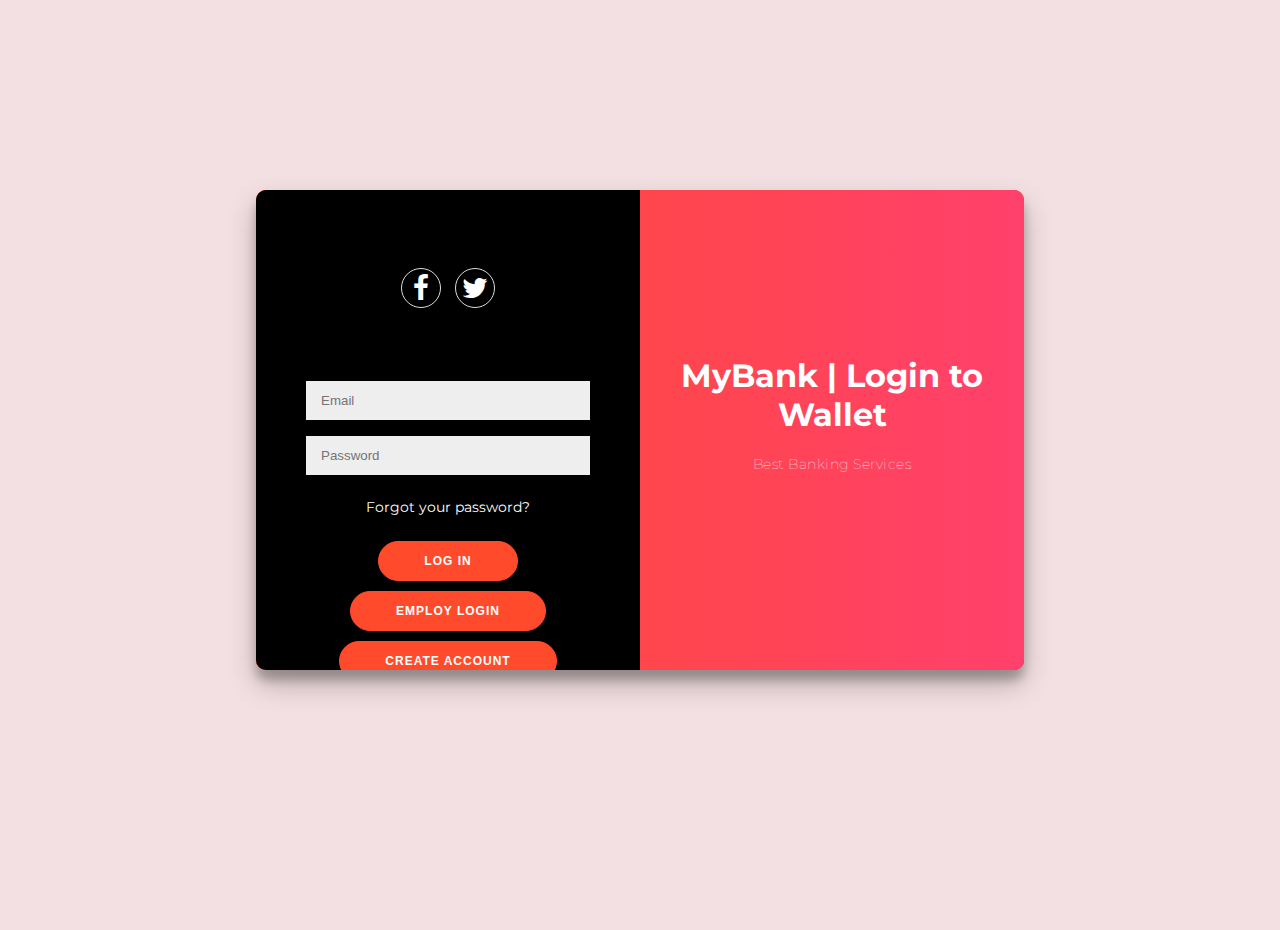
<file: html/login.html>
<!DOCTYPE html>
<html>
<head>
    <link rel="stylesheet" href="css/login.css">
    <link rel="stylesheet" href="https://cdnjs.cloudflare.com/ajax/libs/font-awesome/4.7.0/css/font-awesome.min.css">
    <title>MyBank | Login</title>
</head>
<body>
    <div class="container" id="container">
        <div class="form-container log-in-container">
            <form action="#">
                <h1>Login</h1>
                <div class="social-container">
                    <a href="#" class="social"><i class="fa fa-facebook fa-2x"></i></a>
                    <a href="#" class="social"><i class="fa fa-twitter fa-2x"></i></a>
                </div>
                <span>or use your account</span>
                <input type="email" placeholder="Email" />
                <input type="password" placeholder="Password" />
                <a href="#" class="forget">Forgot your password?</a>
                <button type="submit">Log In</button>
                <button class="employ-login-button">Employ Login</button>
                <!-- Create My Account Button -->
                <button type="button" onclick="window.location.href='index.html';">Create Account</button>
            </form>
        </div>
        <div class="overlay-container">
            <div class="overlay">
                <div class="overlay-panel overlay-right">
                    <h1>MyBank | Login to Wallet</h1>
                    <p>Best Banking Services</p>
                </div>
            </div>
        </div>
    </div>
</body>
</html>
</file>
<file: html/css/style.css>
:root {
  --color-primary: #5ec576;
  --color-secondary: #ffcb03;
  --color-tertiary: #ff585f;
  --color-primary-darker: #4bbb7d;
  --color-secondary-darker: #ffbb00;
  --color-tertiary-darker: #fd424b;
  --color-primary-opacity: #5ec5763a;
  --color-secondary-opacity: #ffcd0331;
  --color-tertiary-opacity: #ff58602d;
  --gradient-primary: linear-gradient(to top left, #39b385, #9be15d);
  --gradient-secondary: linear-gradient(to top left, #ffb003, #ffcb03);
}

* {
  margin: 0;
  padding: 0;
  box-sizing: inherit;
}

html {
  font-size: 62.5%;
  box-sizing: border-box;
}

body {
  font-family: "Poppins", sans-serif;
  font-weight: 300;
  color: #444;
  line-height: 1.9;
  background-color: #f3f3f3;
}

/* GENERAL ELEMENTS */
.section {
  padding: 15rem 3rem;
  border-top: 1px solid #ddd;

  transition: transform 1s, opacity 1s;
}

.section--hidden {
  opacity: 0;
  transform: translateY(8rem);
}

.section__title {
  max-width: 80rem;
  margin: 0 auto 8rem auto;
}

.section__description {
  font-size: 1.8rem;
  font-weight: 600;
  text-transform: uppercase;
  color: var(--color-primary);
  margin-bottom: 1rem;
}

.section__header {
  font-size: 4rem;
  line-height: 1.3;
  font-weight: 500;
}

.btn {
  display: inline-block;
  background-color: var(--color-primary);
  font-size: 1.6rem;
  font-family: inherit;
  font-weight: 500;
  border: none;
  padding: 1.25rem 4.5rem;
  border-radius: 10rem;
  cursor: pointer;
  transition: all 0.3s;
}

.btn:hover {
  background-color: var(--color-primary-darker);
}

.btn--text {
  display: inline-block;
  background: none;
  font-size: 1.7rem;
  font-family: inherit;
  font-weight: 500;
  color: var(--color-primary);
  border: none;
  border-bottom: 1px solid currentColor;
  padding-bottom: 2px;
  cursor: pointer;
  transition: all 0.3s;
}

p {
  color: #666;
}

/* This is BAD for accessibility! Don't do in the real world! */
button:focus {
  outline: none;
}

img {
  transition: filter 0.5s;
}

.lazy-img {
  filter: blur(20px);
}

/* NAVIGATION */
.nav {
  display: flex;
  justify-content: space-between;
  align-items: center;
  height: 9rem;
  width: 100%;
  padding: 0 6rem;
  z-index: 100;
}

/* nav and stickly class at the same time */
.nav.sticky {
  position: fixed;
  background-color: rgba(255, 255, 255, 0.95);
}

.nav__logo {
  height: 3rem; /* 4.5rem */
  transition: all 0.3s;
}

.nav__links {
  display: flex;
  align-items: center;
  list-style: none;
}

.nav__item {
  margin-left: 4rem;
}

.nav__link:link,
.nav__link:visited {
  font-size: 1.7rem;
  font-weight: 400;
  color: inherit;
  text-decoration: none;
  display: block;
  transition: all 0.3s;
}

.nav__link--btn:link,
.nav__link--btn:visited {
  padding: 0.8rem 2.5rem;
  border-radius: 3rem;
  background-color: var(--color-primary);
  color: #222;
}

.nav__link--btn:hover,
.nav__link--btn:active {
  color: inherit;
  background-color: var(--color-primary-darker);
  color: #333;
}

/* HEADER */
.header {
  padding: 0 3rem;
  height: 100vh;
  display: flex;
  flex-direction: column;
  align-items: center;
}

.header__title {
  flex: 1;

  max-width: 115rem;
  display: grid;
  grid-template-columns: 3fr 2fr;
  row-gap: 3rem;
  align-content: center;
  justify-content: center;

  align-items: start;
  justify-items: start;
}

h1 {
  font-size: 5.5rem;
  line-height: 1.35;
}

h4 {
  font-size: 2.4rem;
  font-weight: 500;
}

.header__img {
  width: 100%;
  grid-column: 2 / 3;
  grid-row: 1 / span 4;
  transform: translateY(-6rem);
}

.highlight {
  position: relative;
}

.highlight::after {
  display: block;
  content: "";
  position: absolute;
  bottom: 0;
  left: 0;
  height: 100%;
  width: 100%;
  z-index: -1;
  opacity: 0.7;
  transform: scale(1.07, 1.05) skewX(-15deg);
  background-image: var(--gradient-primary);
}

/* FEATURES */
.features {
  display: grid;
  grid-template-columns: 1fr 1fr;
  gap: 4rem;
  margin: 0 12rem;
}

.features__img {
  width: 100%;
}

.features__feature {
  align-self: center;
  justify-self: center;
  width: 70%;
  font-size: 1.5rem;
}

.features__icon {
  display: flex;
  align-items: center;
  justify-content: center;
  background-color: var(--color-primary-opacity);
  height: 5.5rem;
  width: 5.5rem;
  border-radius: 50%;
  margin-bottom: 2rem;
}

.features__icon svg {
  height: 2.5rem;
  width: 2.5rem;
  fill: var(--color-primary);
}

.features__header {
  font-size: 2rem;
  margin-bottom: 1rem;
}

/* OPERATIONS */
.operations {
  max-width: 100rem;
  margin: 12rem auto 0 auto;

  background-color: #fff;
}

.operations__tab-container {
  display: flex;
  justify-content: center;
}

.operations__tab {
  margin-right: 2.5rem;
  transform: translateY(-50%);
}

.operations__tab span {
  margin-right: 1rem;
  font-weight: 600;
  display: inline-block;
}

.operations__tab--1 {
  background-color: var(--color-secondary);
}

.operations__tab--1:hover {
  background-color: var(--color-secondary-darker);
}

.operations__tab--3 {
  background-color: var(--color-tertiary);
  margin: 0;
}

.operations__tab--3:hover {
  background-color: var(--color-tertiary-darker);
}

.operations__tab--active {
  transform: translateY(-66%);
}

.operations__content {
  display: none;

  /* JUST PRESENTATIONAL */
  font-size: 1.7rem;
  padding: 2.5rem 7rem 6.5rem 7rem;
}

.operations__content--active {
  display: grid;
  grid-template-columns: 7rem 1fr;
  column-gap: 3rem;
  row-gap: 0.5rem;
}

.operations__header {
  font-size: 2.25rem;
  font-weight: 500;
  align-self: center;
}

.operations__icon {
  display: flex;
  align-items: center;
  justify-content: center;
  height: 7rem;
  width: 7rem;
  border-radius: 50%;
}

.operations__icon svg {
  height: 2.75rem;
  width: 2.75rem;
}

.operations__content p {
  grid-column: 2;
}

.operations__icon--1 {
  background-color: var(--color-secondary-opacity);
}
.operations__icon--2 {
  background-color: var(--color-primary-opacity);
}
.operations__icon--3 {
  background-color: var(--color-tertiary-opacity);
}
.operations__icon--1 svg {
  fill: var(--color-secondary-darker);
}
.operations__icon--2 svg {
  fill: var(--color-primary);
}
.operations__icon--3 svg {
  fill: var(--color-tertiary);
}

/* SLIDER */
.slider {
  max-width: 100rem;
  height: 50rem;
  margin: 0 auto;
  position: relative;

  /* IN THE END */
  overflow: hidden;
}

.slide {
  position: absolute;
  top: 0;
  width: 100%;
  height: 50rem;

  display: flex;
  align-items: center;
  justify-content: center;

  /* THIS creates the animation! */
  transition: transform 1s;
}

.slide > img {
  /* Only for images that have different size than slide */
  width: 100%;
  height: 100%;
  object-fit: cover;
}

.slider__btn {
  position: absolute;
  top: 50%;
  z-index: 10;

  border: none;
  background: rgba(255, 255, 255, 0.7);
  font-family: inherit;
  color: #333;
  border-radius: 50%;
  height: 5.5rem;
  width: 5.5rem;
  font-size: 3.25rem;
  cursor: pointer;
}

.slider__btn--left {
  left: 6%;
  transform: translate(-50%, -50%);
}

.slider__btn--right {
  right: 6%;
  transform: translate(50%, -50%);
}

.dots {
  position: absolute;
  bottom: 5%;
  left: 50%;
  transform: translateX(-50%);
  display: flex;
}

.dots__dot {
  border: none;
  background-color: #b9b9b9;
  opacity: 0.7;
  height: 1rem;
  width: 1rem;
  border-radius: 50%;
  margin-right: 1.75rem;
  cursor: pointer;
  transition: all 0.5s;

  /* Only necessary when overlying images */
  /* box-shadow: 0 0.6rem 1.5rem rgba(0, 0, 0, 0.7); */
}

.dots__dot:last-child {
  margin: 0;
}

.dots__dot--active {
  /* background-color: #fff; */
  background-color: #888;
  opacity: 1;
}

/* TESTIMONIALS */
.testimonial {
  width: 65%;
  position: relative;
}

.testimonial::before {
  content: "\201C";
  position: absolute;
  top: -5.7rem;
  left: -6.8rem;
  line-height: 1;
  font-size: 20rem;
  font-family: inherit;
  color: var(--color-primary);
  z-index: -1;
}

.testimonial__header {
  font-size: 2.25rem;
  font-weight: 500;
  margin-bottom: 1.5rem;
}

.testimonial__text {
  font-size: 1.7rem;
  margin-bottom: 3.5rem;
  color: #666;
}

.testimonial__author {
  margin-left: 3rem;
  font-style: normal;

  display: grid;
  grid-template-columns: 6.5rem 1fr;
  column-gap: 2rem;
}

.testimonial__photo {
  grid-row: 1 / span 2;
  width: 6.5rem;
  border-radius: 50%;
}

.testimonial__name {
  font-size: 1.7rem;
  font-weight: 500;
  align-self: end;
  margin: 0;
}

.testimonial__location {
  font-size: 1.5rem;
}

.section__title--testimonials {
  margin-bottom: 4rem;
}

/* SIGNUP */
.section--sign-up {
  background-color: #37383d;
  border-top: none;
  border-bottom: 1px solid #444;
  text-align: center;
  padding: 10rem 3rem;
}

.section--sign-up .section__header {
  color: #fff;
  text-align: center;
}

.section--sign-up .section__title {
  margin-bottom: 6rem;
}

.section--sign-up .btn {
  font-size: 1.9rem;
  padding: 2rem 5rem;
}

/* FOOTER */
.footer {
  padding: 10rem 3rem;
  background-color: #37383d;
}

.footer__nav {
  list-style: none;
  display: flex;
  justify-content: center;
  margin-bottom: 5rem;
}

.footer__item {
  margin-right: 4rem;
}

.footer__link {
  font-size: 1.6rem;
  color: #eee;
  text-decoration: none;
}

.footer__logo {
  height: 5rem;
  display: block;
  margin: 0 auto;
  margin-bottom: 5rem;
}

.footer__copyright {
  font-size: 1.4rem;
  color: #aaa;
  text-align: center;
}

.footer__copyright .footer__link {
  font-size: 1.4rem;
}

/* MODAL WINDOW */
.modal {
  position: fixed;
  top: 50%;
  left: 50%;
  transform: translate(-50%, -50%);
  max-width: 60rem;
  background-color: #f3f3f3;
  padding: 5rem 6rem;
  box-shadow: 0 4rem 6rem rgba(0, 0, 0, 0.3);
  z-index: 1000;
  transition: all 0.5s;
}

.overlay {
  position: fixed;
  top: 0;
  left: 0;
  width: 100%;
  height: 100%;
  background-color: rgba(0, 0, 0, 0.5);
  backdrop-filter: blur(4px);
  z-index: 100;
  transition: all 0.5s;
}

.modal__header {
  font-size: 3.25rem;
  margin-bottom: 4.5rem;
  line-height: 1.5;
}

.modal__form {
  margin: 0 3rem;
  display: grid;
  grid-template-columns: 1fr 2fr;
  align-items: center;
  gap: 2.5rem;
}

.modal__form label {
  font-size: 1.7rem;
  font-weight: 500;
}

.modal__form input {
  font-size: 1.7rem;
  padding: 1rem 1.5rem;
  border: 1px solid #ddd;
  border-radius: 0.5rem;
}

.modal__form button {
  grid-column: 1 / span 2;
  justify-self: center;
  margin-top: 1rem;
}

.btn--close-modal {
  font-family: inherit;
  color: inherit;
  position: absolute;
  top: 0.5rem;
  right: 2rem;
  font-size: 4rem;
  cursor: pointer;
  border: none;
  background: none;
}

.hidden {
  visibility: hidden;
  opacity: 0;
}

/* COOKIE MESSAGE */
.cookie-message {
  display: flex;
  align-items: center;
  justify-content: space-evenly;
  width: 100%;
  background-color: white;
  color: #bbb;
  font-size: 1.5rem;
  font-weight: 400;
}
</file>
<file: html/css/dashboard.css>
* {
  margin: 0;
  padding: 0;
  box-sizing: inherit;
}

html {
  font-size: 62.5%;
  box-sizing: border-box;
}

body {
  font-family: "Poppins", sans-serif;
  color: #444;
  background-color: #f3f3f3;
  height: 100vh;
  padding: 2rem;
}

nav {
  display: flex;
  justify-content: space-between;
  align-items: center;
  padding: 0 2rem;
}

.welcome {
  font-size: 1.9rem;
  font-weight: 500;
}

.logo {
  height: 5.25rem;
}

.login {
  display: flex;
}

.login__input {
  border: none;
  padding: 0.5rem 2rem;
  font-size: 1.6rem;
  font-family: inherit;
  text-align: center;
  width: 12rem;
  border-radius: 10rem;
  margin-right: 1rem;
  color: inherit;
  border: 1px solid #fff;
  transition: all 0.3s;
}

.login__input:focus {
  outline: none;
  border: 1px solid #ccc;
}

.login__input::placeholder {
  color: #bbb;
}

.login__btn {
  border: none;
  background: none;
  font-size: 2.2rem;
  color: inherit;
  cursor: pointer;
  transition: all 0.3s;
}

.login__btn:hover,
.login__btn:focus,
.btn--sort:hover,
.btn--sort:focus {
  outline: none;
  color: #777;
}

/* MAIN */
.app {
  position: relative;
  max-width: 100rem;
  margin: 4rem auto;
  display: grid;
  grid-template-columns: 4fr 3fr;
  grid-template-rows: auto repeat(3, 15rem) auto;
  gap: 2rem;



  transition: all 1s;
}

.balance {
  grid-column: 1 / span 2;
  display: flex;
  align-items: flex-end;
  justify-content: space-between;
  margin-bottom: 2rem;
}

.balance__label,
.task_label{
  font-size: 2.2rem;
  font-weight: 500;
  margin-bottom: -0.2rem;
}

.balance__date {
  font-size: 1.4rem;
  color: #888;
}

.balance__value {
  font-size: 4.5rem;
  font-weight: 400;
}

/* USERINFO */
.userinfo {
  grid-row: 2 / span 3;
  background-color: #fff;
  border-radius: 1rem;
  overflow: scroll;
}

.userinfo__row {
  padding: 2.25rem 4rem;
  display: flex;
  align-items: center;
  border-bottom: 1px solid #907434;
}

.userinfo__type {
  font-size: 1.1rem;
  text-transform: uppercase;
  font-weight: 500;
  color: #fff;
  padding: 0.1rem 1rem;
  border-radius: 10rem;
  margin-right: 2rem;
}

.userinfo__value {
  font-size: 1.7rem;
}

.userinfo__type--user {
  background-image: linear-gradient(to top left, #39b385, #9be15d);
}

.userinfo__type--account-name {
  background-image: linear-gradient(to top left, #ffb003, #ffcb03);
}

.userinfo__type--account-number {
  background-image: linear-gradient(to top left, #e52a5a, #ff585f);
}

.userinfo__type--account-type {
  background-image: linear-gradient(to top left, #39b385, #9be15d);
}

.userinfo__type--account-balance {
  background-image: linear-gradient(to top left, #ffb003, #ffcb03);
}

.userinfo__type--created-at {
  background-image: linear-gradient(to top left, #e52a5a, #ff585f);
}

/* SUMMARY */
.summary {
  grid-row: 5 / 6;
  display: flex;
  align-items: baseline;
  padding: 0 0.3rem;
  margin-top: 1rem;
}

.summary__label {
  font-size: 1.2rem;
  font-weight: 500;
  text-transform: uppercase;
  margin-right: 0.8rem;
}

.summary__value {
  font-size: 2.2rem;
  margin-right: 2.5rem;
}

.summary__value--in,
.summary__value--interest {
  color: #66c873;
}

.summary__value--out {
  color: #f5465d;
}

.btn--sort {
  margin-left: auto;
  border: none;
  background: none;
  font-size: 1.3rem;
  font-weight: 500;
  cursor: pointer;
}

/* OPERATIONS */
.operation {
  border-radius: 1rem;
  padding: 3rem 4rem;
  color: #333;
}

.operation--transfer {
  background-image: linear-gradient(to top left, #ffb003, #ffcb03);
}

.operation--add-account {
  background-image: linear-gradient(to top left, #39b385, #9be15d);
}

.operation--close {
  background-image: linear-gradient(to top left, #e52a5a, #ff585f);
}

h2 {
  margin-bottom: 1.5rem;
  font-size: 1.7rem;
  font-weight: 600;
  color: #333;
}

.form {
  display: grid;
  grid-template-columns: 2.5fr 2.5fr 1fr;
  grid-template-rows: auto auto;
  gap: 0.4rem 1rem;
}


/* End exceptions */

.form__input {
  width: 100%;
  border: none;
  background-color: rgba(255, 255, 255, 0.4);
  font-family: inherit;
  font-size: 1.5rem;
  text-align: center;
  color: #333;
  padding: 0.3rem 1rem;
  border-radius: 0.7rem;
  transition: all 0.3s;
}

.form__input:focus {
  outline: none;
  background-color: rgba(255, 255, 255, 0.6);
}

.form__label {
  font-size: 1.3rem;
  text-align: center;
}

.form__btn {
  border: none;
  border-radius: 0.7rem;
  font-size: 1.8rem;
  background-color: #fff;
  cursor: pointer;
  transition: all 0.3s;
}

.form__btn:focus {
  outline: none;
  background-color: rgba(255, 255, 255, 0.8);
}

.logout-timer {
  padding: 0 0.3rem;
  margin-top: 1.9rem;
  text-align: right;
  font-size: 1.25rem;
}



/* Taskbar */
.taskbar {
  display: flex;
  justify-content: space-between;
  align-items: center;
  padding: 1rem;
  background-color: #fff;
  box-shadow: 0 2px 4px rgba(0, 0, 0, 0.1);
  position: fixed;
  top: 0;
  left: 0;
  right: 0;
  z-index: 100;
}

.taskbar__bank-name {
  font-size: 1.8rem;
  font-weight: 600;
  color: #333;
}

.taskbar__nav {
  display: flex;
  gap: 1rem;
}

.taskbar__link {
  font-size: 1.4rem;
  text-decoration: none;
  color: #333;
}

.taskbar__link:hover {
  text-decoration: underline;
}

.taskbar__link--logout {
  padding: 0 1rem;
  border-radius: 10rem;
  background-color: #f3f3f3;
}

.taskbar__user-name {
  font-size: 1.4rem;
  color: #333;
}


.form--transfer-inner {
  position:relative;
}

.form--transfer-deposit,
.form--transfer-payment,
.form--transfer-interac {
  margin-top:50px;
  position: absolute;
  top: 100%;
  left: 0;
  width: 100%;
  padding: 20px;
  grid-template-columns: 1fr 1fr;
  gap: 30px;
  box-sizing: border-box;
  border: 0px solid #ccc;
  border-radius: 10px;
  background: linear-gradient(0deg, rgba(253,187,45,1) 17%, rgba(176,73,192,1) 100%);
  opacity: 0;
  pointer-events: none;
  transition: opacity 0.3s ease-in-out;
}

.operation--add-account {
  display: none;
  background-image: linear-gradient(to top left, #39b385, #9be15d);
}

.operation--close {
  display: none;
  background-image: linear-gradient(to top left, #e52a5a, #ff585f);
}

.form--transfer-deposit.visible,
.form--transfer-payment.visible {
  opacity: 1;
  pointer-events: all;
}
.main-content {
  transition: opacity 0.5s ease, visibility 0.5s;
  opacity: 1;
  visibility: visible;
}

.main-content.hidden {
  opacity: 0;
  visibility: hidden;
  height: 0;
  overflow: hidden;
}

.operation--add-account.visible,
.operation--close.visible {
  display: block;
  opacity: 1;
  pointer-events: all;
}


.payment-history-link {
  display: none; /* Start with the table hidden */
  text-align: center;
  margin-top:20vh;
}
.payment-history-table {
  margin: 2rem auto;
  width: auto;
  max-width: 90%; /* Adjust based on preference */
  box-shadow: 0 2px 4px rgba(0, 0, 0, 0.1);
  border-collapse: collapse;
  background: linear-gradient(0deg, rgba(253,187,45,1) 17%, rgba(176,73,192,1) 100%);
  border-radius: 10px;
}

.payment-history-table th,
.payment-history-table td {
 padding: 1.5rem;
  border: 1px solid #eaeaea; /* Light border for each cell */
  font-size: 1.5rem;
  color: #333; /* Text color */
}
}

.payment-history-table th {
  background-color: #ffb003; /* Header background color */
  color: white; /* Header text color */
}

.payment-history-link:not(.hidden) {
  display: block; /* Show the table when not hidden */
}

@media only screen and (max-width: 600px) {
  body {
    padding: 1rem;
  }

  .app {
    grid-template-columns: 1fr;
    margin: 2rem auto;
    gap: 1rem;
  }

  .balance {
    flex-direction: column;
    align-items: center;
  }

  .balance__value {
    font-size: 3rem;
  }

 .userinfo, .operation, .summary {
  max-height: none;
  overflow-y: visible; /* this prevents internal scrolling */
}
  .form {
    grid-template-columns: 1fr;
  }

 .taskbar {
    flex-direction: row; /* Ensure the taskbar is horizontal */
    justify-content: space-between; /* Spread out the elements */
    padding: 1rem; /* Adjust padding as needed */
  }
  
  .taskbar__nav {
    flex-direction: row; /* Ensure the navigation links are in a row */
    gap: 0.5rem; /* Adjust the space between links as needed */
  }
  
.form--transfer-inner {
  position: relative; /* or 'static' to ensure it's in the normal flow of the document */
  opacity: 1; /* Make the form fully visible */
  pointer-events: all; /* Ensure the form can be interacted with */
}

.form--transfer-deposit,
.form--transfer-payment,
.form--transfer-interac  {
  opacity: 1; /* Make the form fully visible */
  pointer-events: all; /* Ensure the form can be interacted with */
  position: relative; /* or 'static' to ensure it's in the normal flow of the document */
  margin-top: 0; /* Adjust the margin as needed */
}  
  .payment-history-table th, .payment-history-table td {
    padding: 0.8rem 1rem;
  }
}
</file>
<file: html/css/employee.css>
.userinfo__type--user {
    background-image: linear-gradient(to top left, #39b385, #9be15d);
}

.userinfo__type--account-name {
    background-image: linear-gradient(to top left, #ffb003, #ffcb03);
}

.container {
    margin: 20px;
    max-width: 1200px;
    /* Set maximum width for better readability */
    margin-left: auto;
    margin-right: auto;
    box-sizing: border-box;
}

.employee-header {
    text-align: center;
}

body {
    font-family: "Poppins", sans-serif;
    color: #444;
    background-color: #f3f3f3;
    padding: 1rem;
}

.button-group {
    display: flex;
    justify-content: center;
    gap: 10px;
    margin-bottom: 20px;
    flex-wrap: wrap;
    /* Allow buttons to wrap on smaller screens */
}

.button-group button {
    background-image: linear-gradient(to top left, #39b385, #9be15d);
    font-size: 1rem;
    /* Adjust font size for better fit */
    text-transform: uppercase;
    font-weight: 500;
    color: #fff;
    padding: 10px 15px;
    /* Adjust padding for smaller buttons */
    border: none;
    border-radius: 10rem;
    margin-bottom: 10px;
    /* Add some space between buttons */
}

.button-group button.selected {
    background-image: linear-gradient(to top left, #ffb003, #ffcb03);
}

table {
    border-collapse: collapse;
    width: 100%;
    border: none;
    border-radius: 10px;
    /* Adjust border radius for a softer look */
    background-color: white;
}

th,
td {
    border-bottom: 1px solid #907434;
    padding: 15px 0px;
    /* Adjust padding for better spacing */
    text-align: center;
    font-size: 16px;
    /* Adjust font size for better readability */
    background-color: white;
}

th {
    background-color: white;
}

.data-table {
    display: none;
}

.search-container {
    text-align: center;
    margin-bottom: 10px;
    display: flex;
    justify-content: space-between;
}

.search-response {
    text-align: center;
    margin: 20px;
    color: red;
    font-size: 20px;
    font-weight: bold;
}

.search-input {
    width: 30rem;
    border-radius: 10px;
    padding: 10px;
    box-sizing: border-box;
}

.search-button {
    background-color: #39b385;
    color: white;
    border: none;
    padding: 10px 20px;
    border-radius: 5px;
    cursor: pointer;
}

.order-button {
    background-color: #4CAF50;
    /* Green */
    border: none;
    color: white;
    padding: 10px 20px;
    text-align: center;
    text-decoration: none;
    font-size: 16px;
    cursor: pointer;
    border-radius: 5px;
}

.order-button:hover {
    background-color: #45a049;
    /* Darker green */
}

.customer-number {
    text-align: center;
    font-size: 20px;
    font-weight: 600;
    margin-bottom: 20px;
}

/* for Weekly tasks  */
/* Updated CSS styles */
.status-button {
    padding: 5px 10px;
    border: none;
    cursor: pointer;
}

.pending {
    background-color: red;
    color: white;
    border-radius: 10px;
}

.completed {
    background-image: linear-gradient(to top left, #39b385, #9be15d);
    border-radius: 10px;
    color: white;
}

.task-stats p span {
    font-weight: bold;
}

.task-stats p span#completed-tasks {
    color: green;
}

.task-stats p span#pending-tasks {
    color: red;
}

.task-stats {
    display: flex;
    justify-content: space-around;
    font-size: 20px;
    font-weight: 600px;
    margin-bottom: 20px;
}

/* employee profile  */
/* CSS for Employee Profile section */
.employee-profile {
    padding: 20px;
    border-radius: 10px;
    margin-top: 20px;
}

.profile-details {
    display: flex;
    background-color: white;
    padding: 20px 30px;
    box-shadow: 0px 2px 4px rgba(0, 0, 0, 0.1);
    border-radius: 20px;
    align-items: center;
    display: flex;
}

.profile-image {
    width: 40%;
}

.profile-image img {
    width: 100%;
    border-radius: 10px;
    margin-right: 20px;
}

.profile-info {
    width: 60%;
    margin-left: 8rem;
}

.profile-info h2 {
    font-size: 28px;
}

.profile-info p {
    font-size: 25px
}


.task-stats {
    display: flex;
    justify-content: space-around;
    margin-top: 20px;
    background-color: white;
    border-radius: 20px;

    box-shadow: 0px 2px 4px rgba(0, 0, 0, 0.1);
}

.task-stat {
    text-align: center;
}

.task-stat h3 {
    font-size: 20px;
    margin-bottom: 5px;
}

.task-stat p {
    font-size: 25px;
    color: #333;
}

.performance-graph {
    margin-top: 20px;
    /* Add styles for the performance graph */
}

/* Modal styles */
.modal {
    display: none;
    /* Hidden by default */
    position: fixed;
    /* Stay in place */
    z-index: 1;
    /* Sit on top */
    left: 0;
    top: 0;
    width: 100%;
    height: 100%;

    overflow: auto;
    /* Enable scroll if needed */
    background-color: rgba(0, 0, 0, 0.4);
    /* Black w/ opacity */
}

/* Modal content */
.modal-content {
    background-color: #fefefe;
    margin: 15% auto;
    border-radius: 10px;
    /* 15% from the top and centered */
    padding: 20px;
    border: 1px solid #888;
    width: 50%;
    /* Could be more or less, depending on screen size */
    box-shadow: 0 4px 8px 0 rgba(0, 0, 0, 0.2), 0 6px 20px 0 rgba(0, 0, 0, 0.19);
}

.modal-button {
    background-image: linear-gradient(to top left, #ffb003, #ffcb03);
    color: white;
    padding: 10px;
    font-size: 16px;
    font-weight: 600;
    border-radius: 5px;
    border: none;
}

/* Close button */
.close {
    color: #aaa;
    float: right;
    font-size: 28px;
    font-weight: bold;
}

.close:hover,
.close:focus {
    color: black;
    text-decoration: none;
    cursor: pointer;
}

.customer-modal {
    display: flex;
    justify-content: center;
    align-items: center;
}

.customer-modal-left {
    width: 40%;
}

.customer-modal-right {
    width: 60%;
    margin-left: 30px;
}

#modal-text {
    display: none;
}

.modal-img {
    width: 100%;
    border-radius: 20px;
}

@media only screen and (max-width: 600px) {

    .customer-modal-right h2,
    p {
        font-size: 16px;
    }

    .modal-button {
        margin-right: 20px;
        margin-left: 10px;
    }
    .customer-details-table tr{
        background-color: rebeccapurple;
    }
    .modal-content {
        background-color: #fefefe;
        margin: 15% auto;
        border-radius: 10px;
        /* 15% from the top and centered */
        padding: 20px;
        border: 1px solid #888;
        width: 80%;
        /* Could be more or less, depending on screen size */
        box-shadow: 0 4px 8px 0 rgba(0, 0, 0, 0.2), 0 6px 20px 0 rgba(0, 0, 0, 0.19);
    }

    .customer-modal {
        display: flex;
        flex-direction: column;
    }

    .customer-modal-left {
        width: 100%;
    }

    .customer-modal-right {
        width: 100%;
        margin-left: 0;
    }

    #modal-text {
        display: none;
    }

    .modal-img {
        width: 100%;
        border-radius: 20px;
    }

    .button-group button {
        font-size: 0.9rem;
        /* Further reduce font size for smaller screens */
        padding: 8px 12px;
        /* Adjust padding for smaller buttons */
        margin-right: 5px;
        /* Reduce margin between buttons */
    }

    table {
        width: auto;
        /* Set width to auto for mobile devices */
    }

    .search-container {
        text-align: center;
        margin-bottom: 10px;
        display: flex;
        justify-content: space-between;
    }

    .search-response {
        text-align: center;
        margin: 20px;
        color: red;
        font-size: 20px;
        font-weight: bold;
    }


    .searching {
        display: flex;
        gap: 0.5rem;
    }

    .search-input {
        width: 15rem;
        border-radius: 10px;
        padding: 10px;
        box-sizing: border-box;
    }

    .order-button {
        display: none;
    }

    .mobile-none {
        display: none;
    }

    /* employee profile  */
    /* CSS for Employee Profile section */
    .employee-profile {
        padding: 20px;
        border-radius: 10px;
        margin-top: 20px;
    }

    .profile-details {
        display: flex;
        flex-direction: column;
        background-color: white;
        padding: 20px 30px;
        box-shadow: 0px 2px 4px rgba(0, 0, 0, 0.1);
        border-radius: 20px;
        align-items: center;
        display: flex;
    }

    .profile-image {
        width: 100%;
    }

    .profile-image img {
        width: 100%;
        border-radius: 10px;
        margin-right: 0;
    }

    .profile-info {
        width: 100%;
        margin-left: 0;
    }

    .profile-info h2 {
        font-size: 16px;
    }

    .profile-info p {
        font-size: 15px
    }


    .task-stats {
        display: flex;
        margin-top: 20px;
        margin-bottom: 10px;
    }
    .status-button{
        margin-right: 10px;
    }
    .task-stat {
        text-align: center;
    }

    .task-stat h3 {
        font-size: 18px;
        margin-bottom: 5px;
    }

    .task-stat p {
        font-size: 20px;
        color: #333;
    }

    .performance-graph {
        margin-top: 20px;
        /* Add styles for the performance graph */
    }
}
</file>
<file: html/css/login.css>
@import url('https://fonts.googleapis.com/css?family=Montserrat:400,800');

* {
	box-sizing: border-box;
}

body {
	background: #f3e0e2;
	display: flex;
	justify-content: center;
	align-items: center;
	flex-direction: column;
	font-family: 'Montserrat', sans-serif;
	height: 100vh;
	margin: -20px 0 50px;
}

h1 {
	font-weight: bold;
	margin: 0;
}
.fa{
	color: white;
}
.forget{
	color: white;
}
p {
	font-size: 14px;
	font-weight: 100;
	line-height: 20px;
	letter-spacing: 0.5px;
	margin: 20px 0 30px;
}

span {
	font-size: 12px;
}

a {
	color: #333;
	font-size: 14px;
	text-decoration: none;
	margin: 15px 0;
}

button {
	margin-top:10px;
	border-radius: 20px;
	border: 1px solid #FF4B2B;
	background-color: #FF4B2B;
	color: #FFFFFF;
	font-size: 12px;
	font-weight: bold;
	padding: 12px 45px;
	letter-spacing: 1px;
	text-transform: uppercase;
	transition: transform 80ms ease-in;
}

form {
	background-color: #000000;
	display: flex;
	align-items: center;
	justify-content: center;
	flex-direction: column;
	padding: 0 50px;
	height: 100%;
	text-align: center;
}

input {
	background-color: #eee;
	border: none;
	padding: 12px 15px;
	margin: 8px 0;
	width: 100%;
}

.container {
	background-color: #ff0000;
	border-radius: 10px;
  	box-shadow: 0 14px 28px rgba(0,0,0,0.25), 0 10px 10px rgba(0,0,0,0.22);
	position: relative;
	overflow: hidden;
	width: 768px;
	max-width: 100%;
	min-height: 480px;
}

.form-container {
	position: absolute;
	top: 0;
	height: 100%;
}

.log-in-container {
	left: 0;
	width: 50%;
	z-index: 2;
}


.overlay-container {
	position: absolute;
	top: 0;
	left: 50%;
	width: 50%;
	height: 100%;
}


.overlay {
	background: #FFFF00;
	background: -webkit-linear-gradient(to right, #FF4B2B, #FF416C); 
	background: linear-gradient(to right, #FF4B2B, #FF416C); 
	background-repeat: no-repeat;
	background-size: cover;
	background-position: 0 0;
	color: #FFFFFF; 
	position: relative;
	left: -100%;
	height: 100%;
	width: 200%;
}

.overlay-panel {
	position: absolute;
	display: flex;
	align-items: center;
	justify-content: center;
	flex-direction: column;
	padding: 0 40px;
	text-align: center;
	top: 0;
	height: 100%;
	width: 50%;
}


.overlay-right {
	right: 0;
}


.social-container {
	margin: 50px 0;
}

.social-container a {
	border: 1px solid #DDDDDD;
	border-radius: 50%;
	display: inline-flex;
	justify-content: center;
	align-items: center;
	margin: 0 5px;
	height: 40px;
	width: 40px;
}
</file>
